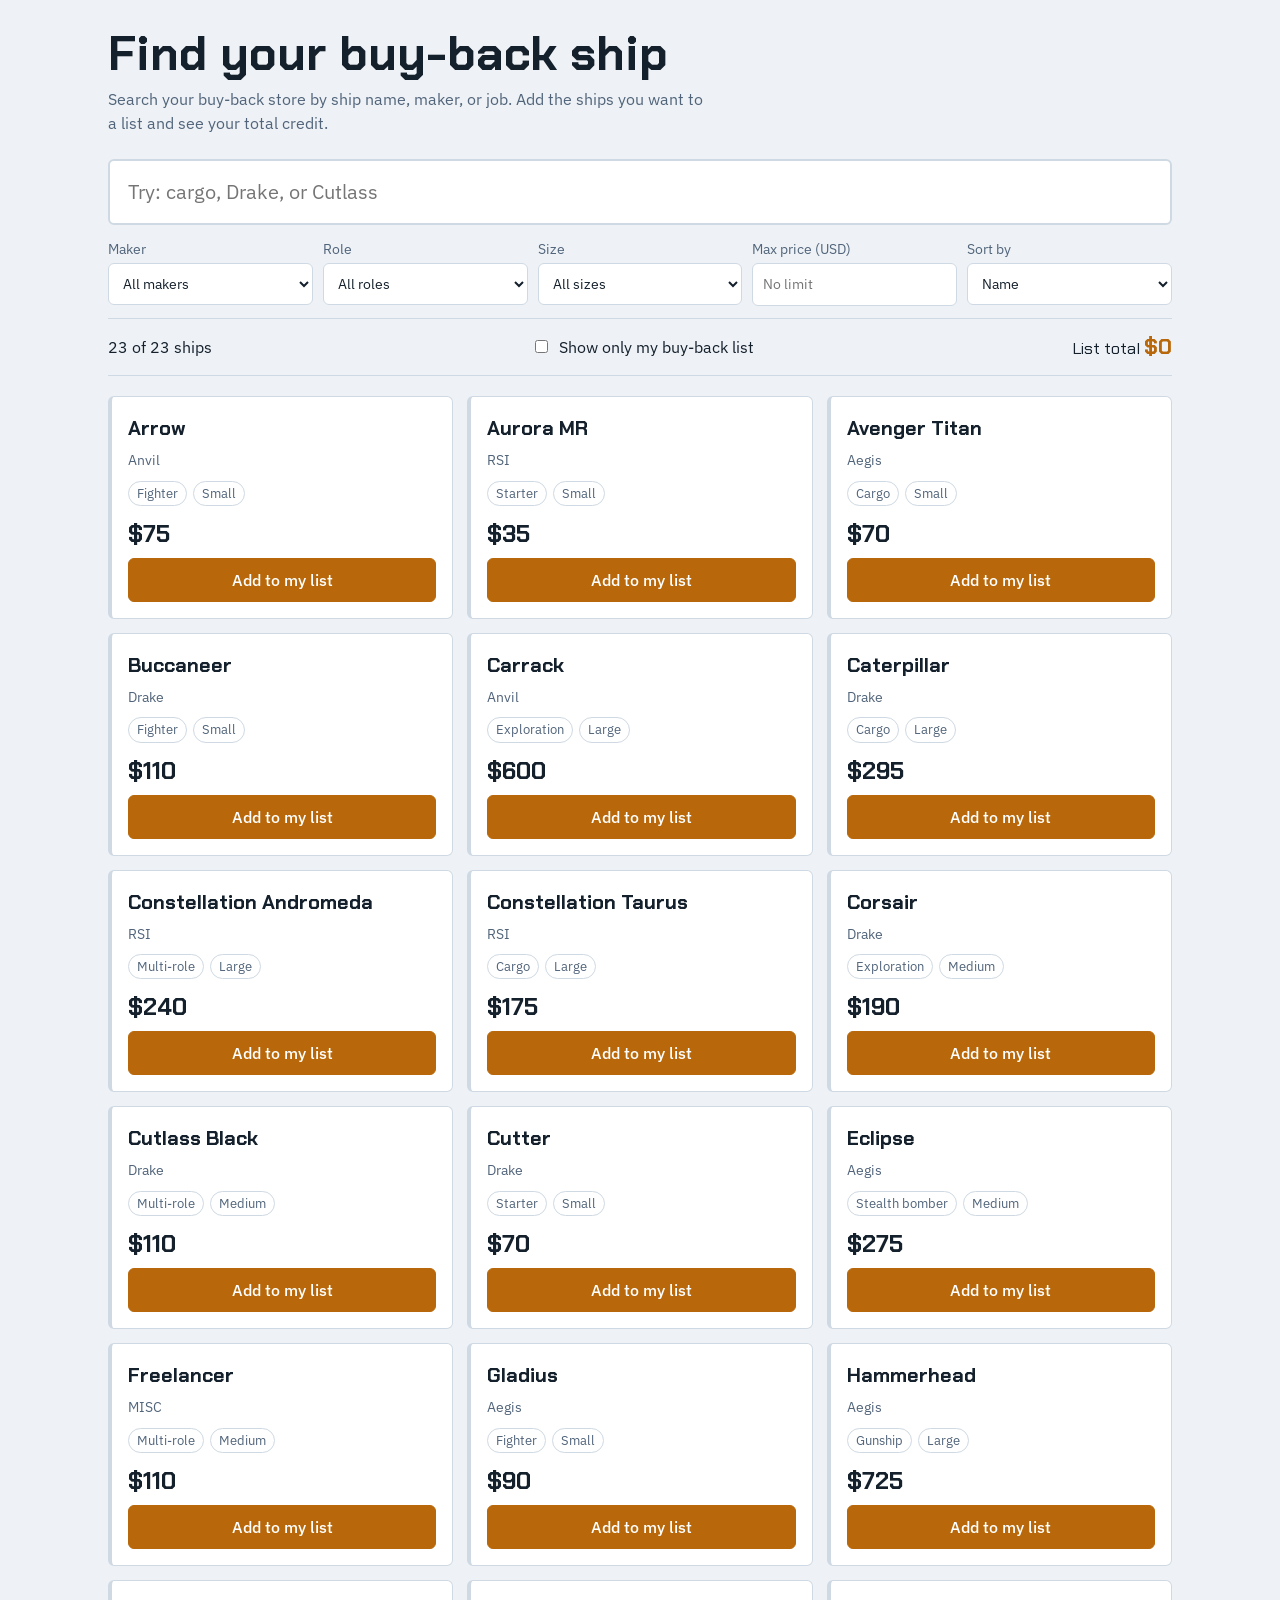
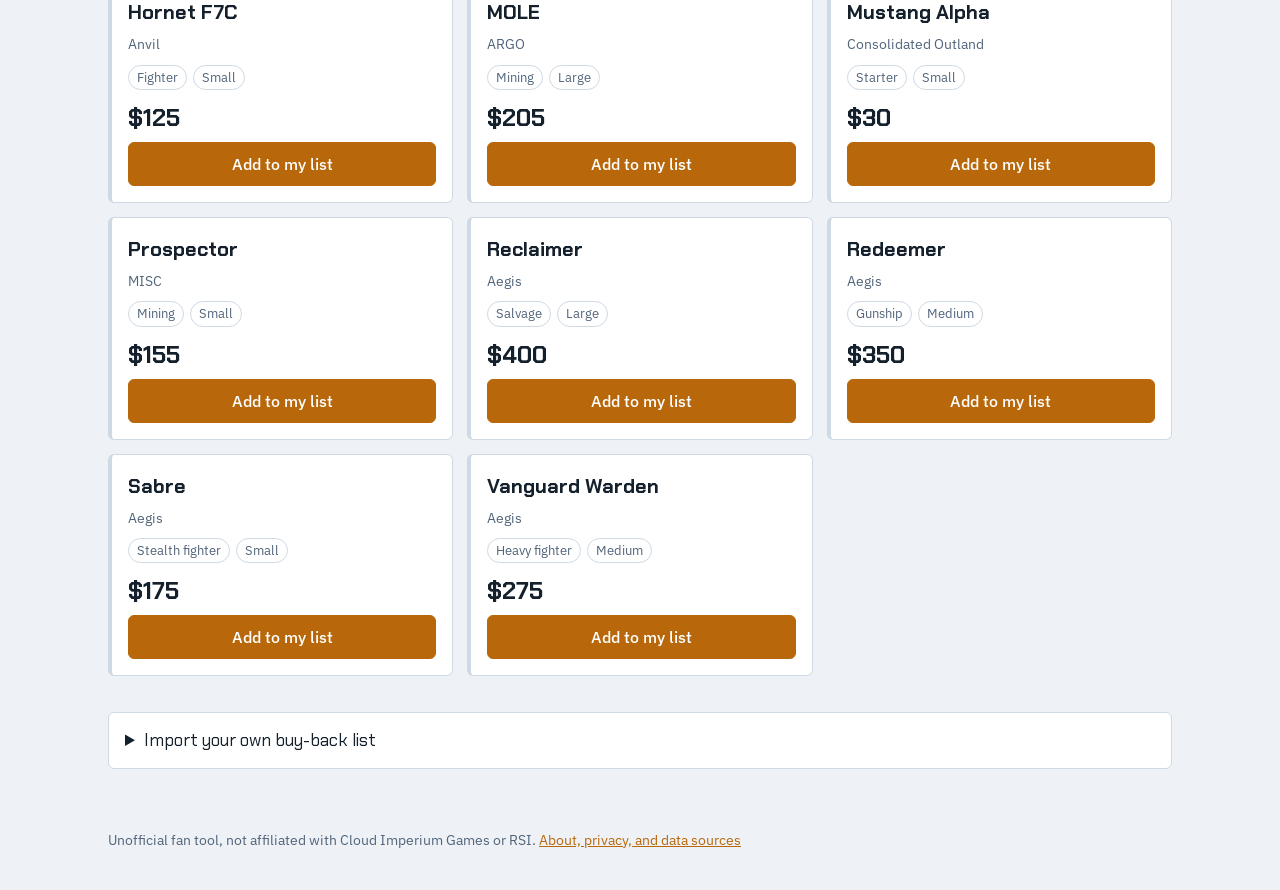
<file: index.html>
<!DOCTYPE html>
<html lang="en">
<head>
<meta charset="utf-8">
<meta name="viewport" content="width=device-width, initial-scale=1, viewport-fit=cover">
<title>Buy-Back Finder for Star Citizen</title>
<link rel="stylesheet" href="https://fonts.googleapis.com/css2?family=Chakra+Petch:wght@500;700&family=IBM+Plex+Sans:wght@400;500&display=swap">
<link rel="stylesheet" href="styles.css">
</head>
<body>
<div class="wrap">
<header>
<h1>Find your buy-back ship</h1>
<p>Search your buy-back store by ship name, maker, or job. Add the ships you want to a list and see your total credit.</p>
</header>

<div class="search"><input id="q" type="search" placeholder="Try: cargo, Drake, or Cutlass" aria-label="Search ships" autocomplete="off"></div>

<div class="filters">
<label class="f">Maker<select id="maker"><option value="">All makers</option></select></label>
<label class="f">Role<select id="role"><option value="">All roles</option></select></label>
<label class="f">Size<select id="size"><option value="">All sizes</option><option>Small</option><option>Medium</option><option>Large</option><option>Capital</option></select></label>
<label class="f">Max price (USD)<input id="max" class="num" type="number" min="0" step="5" placeholder="No limit"></label>
<label class="f">Sort by<select id="sort"><option value="name">Name</option><option value="lo">Price, low to high</option><option value="hi">Price, high to low</option></select></label>
</div>

<div class="bar">
<span id="count" aria-live="polite"></span>
<label><input id="mine" type="checkbox"> Show only my buy-back list</label>
<span class="ledger">List total <b id="total">$0</b></span>
</div>

<div id="grid" class="grid"></div>

<details>
<summary>Import your own buy-back list</summary>
<p class="note">The sample prices below are approximate. For exact numbers, open your buy-back page on the RSI site and paste one ship per line as <b>Name, price</b>, for example: <i>Cutlass Black, 110</i>. Ships not in the sample list are added automatically. Your list is saved in this browser only.</p>
<textarea id="paste" placeholder="Cutlass Black, 110&#10;Freelancer MAX, 135&#10;Carrack, 600"></textarea>
<div class="row"><button class="main" id="imp">Add to my list</button><button id="clear">Clear my list</button></div>
<p id="msg" class="note" aria-live="polite"></p>
</details>
</div>

<script src="app.js"></script>
<footer>Unofficial fan tool, not affiliated with Cloud Imperium Games or RSI. <a href="about.html">About, privacy, and data sources</a></footer>
</body>
</html>
</file>
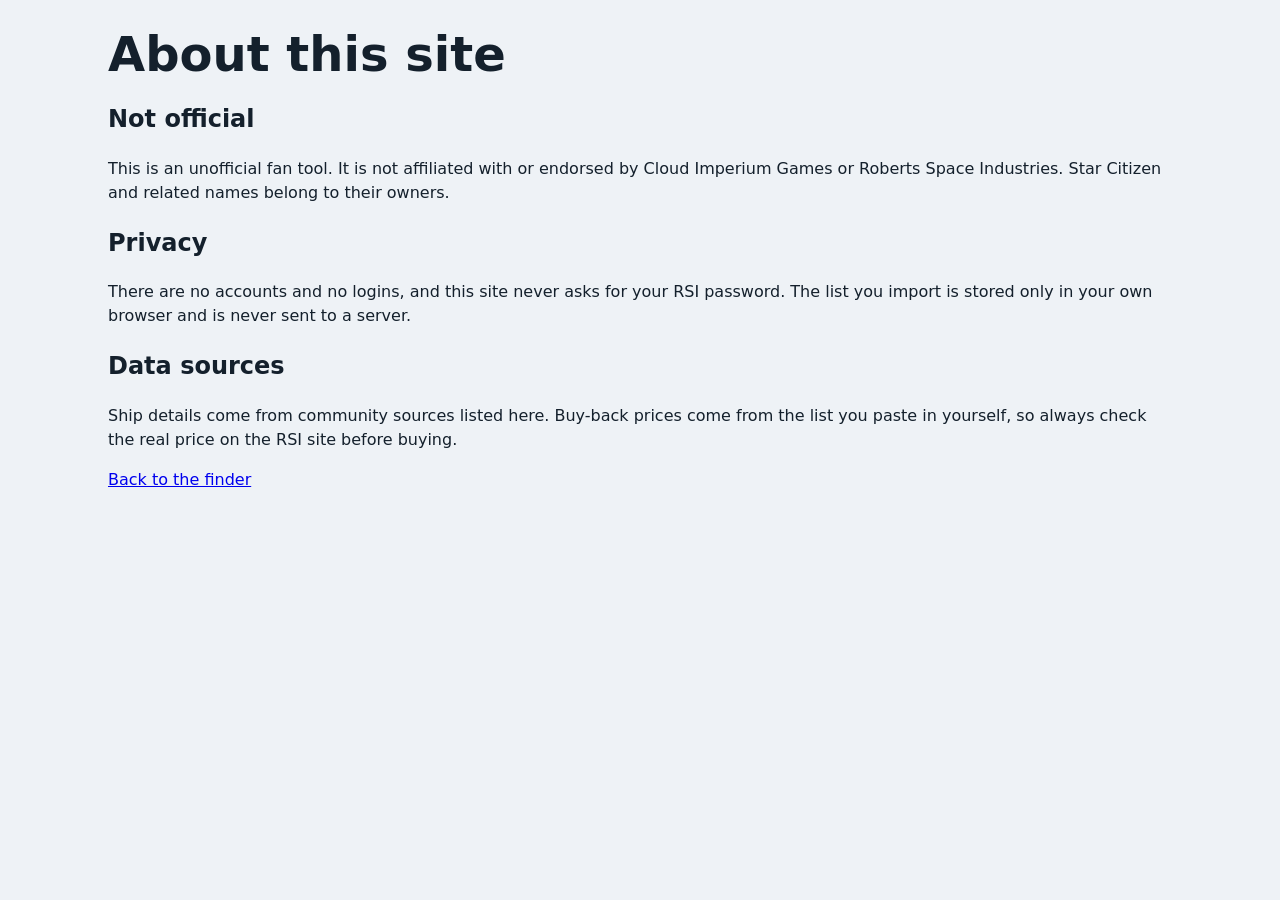
<file: about.html>
<!DOCTYPE html><html lang="en"><head><meta charset="utf-8"><meta name="viewport" content="width=device-width, initial-scale=1"><title>About this site</title><link rel="stylesheet" href="styles.css"></head><body><div class="wrap"><header><h1>About this site</h1></header>
<h2>Not official</h2><p>This is an unofficial fan tool. It is not affiliated with or endorsed by Cloud Imperium Games or Roberts Space Industries. Star Citizen and related names belong to their owners.</p>
<h2>Privacy</h2><p>There are no accounts and no logins, and this site never asks for your RSI password. The list you import is stored only in your own browser and is never sent to a server.</p>
<h2>Data sources</h2><p>Ship details come from <!-- TODO: name the source you actually use, with a link -->community sources listed here. Buy-back prices come from the list you paste in yourself, so always check the real price on the RSI site before buying.</p>
<p><a href="index.html">Back to the finder</a></p></div></body></html>
</file>
<file: styles.css>
:root{--bg:#0d1620;--panel:#15222f;--line:#27394b;--text:#e6edf3;--muted:#93a6b8;--accent:#f0a33a;--accent-ink:#1a1204;--ok:#5fc6a1;
box-sizing:border-box;padding-top:env(safe-area-inset-top,0px);padding-bottom:env(safe-area-inset-bottom,0px)}
@media (prefers-color-scheme:light){:root:not([data-theme="dark"]){--bg:#eef2f6;--panel:#fff;--line:#cfd9e3;--text:#14202c;--muted:#51647a;--accent:#b8680a;--accent-ink:#fff;--ok:#0c7a58}}
:root[data-theme="dark"]{--bg:#0d1620;--panel:#15222f;--line:#27394b;--text:#e6edf3;--muted:#93a6b8;--accent:#f0a33a;--accent-ink:#1a1204;--ok:#5fc6a1}
*,*::before,*::after{box-sizing:border-box}
html{scroll-padding-top:env(safe-area-inset-top,0px)}
body{margin:0;background:var(--bg);color:var(--text);font:16px/1.5 "IBM Plex Sans",system-ui,sans-serif}
h1,h2,h3,.price{font-family:"Chakra Petch","Segoe UI",system-ui,sans-serif}
.wrap{max-width:1100px;margin:0 auto;padding:28px 18px 60px}
header h1{font-size:clamp(1.9rem,5vw,3rem);line-height:1.1;margin:0 0 6px;font-weight:700}
header p{margin:0;color:var(--muted);max-width:60ch}
.search{display:flex;gap:10px;margin:24px 0 14px}
.search input{flex:1;min-width:0;font:inherit;font-size:1.25rem;padding:16px 18px;background:var(--panel);color:var(--text);border:2px solid var(--line);border-radius:6px}
input:focus,select:focus,button:focus-visible,textarea:focus{outline:3px solid var(--accent);outline-offset:1px}
.filters{display:grid;grid-template-columns:repeat(auto-fit,minmax(150px,1fr));gap:10px;margin-bottom:12px}
label.f{display:flex;flex-direction:column;gap:4px;font-size:.85rem;color:var(--muted)}
select,.num{font:inherit;padding:10px;background:var(--panel);color:var(--text);border:1px solid var(--line);border-radius:6px;width:100%}
.bar{display:flex;flex-wrap:wrap;align-items:center;gap:14px;justify-content:space-between;padding:12px 0;border-top:1px solid var(--line);border-bottom:1px solid var(--line);margin-bottom:20px}
.bar label{display:flex;gap:8px;align-items:center;cursor:pointer}
.ledger{font-family:"Chakra Petch",sans-serif;font-size:1.05rem}
.ledger b{color:var(--accent);font-size:1.35rem}
.grid{display:grid;grid-template-columns:repeat(auto-fill,minmax(260px,1fr));gap:14px}
.card{background:var(--panel);border:1px solid var(--line);border-left:4px solid var(--line);border-radius:6px;padding:16px;display:flex;flex-direction:column;gap:6px}
.card.on{border-left-color:var(--accent)}
.card h3{margin:0;font-size:1.25rem}
.maker{color:var(--muted);font-size:.9rem}
.tags{display:flex;gap:6px;flex-wrap:wrap;margin:4px 0}
.tag{font-size:.8rem;padding:2px 8px;border:1px solid var(--line);border-radius:99px;color:var(--muted)}
.price{font-size:1.5rem;font-weight:700;margin-top:auto}
button{font:inherit;cursor:pointer;border-radius:6px;padding:9px 12px;border:1px solid var(--line);background:transparent;color:var(--text)}
button.main{background:var(--accent);color:var(--accent-ink);border-color:var(--accent);font-weight:500}
button:hover{border-color:var(--accent)}
.empty{padding:40px 0;color:var(--muted);text-align:center}
details{margin-top:36px;background:var(--panel);border:1px solid var(--line);border-radius:6px;padding:14px 16px}
summary{cursor:pointer;font-family:"Chakra Petch",sans-serif;font-size:1.1rem}
textarea{width:100%;min-height:130px;margin:10px 0;font:inherit;padding:10px;background:var(--bg);color:var(--text);border:1px solid var(--line);border-radius:6px}
.note{color:var(--muted);font-size:.9rem}
.row{display:flex;gap:10px;flex-wrap:wrap}
@media (prefers-reduced-motion:no-preference){.card{transition:border-color .15s}}

footer{max-width:1100px;margin:0 auto;padding:0 18px 40px;color:var(--muted);font-size:.9rem}footer a{color:var(--accent)}
</file>
